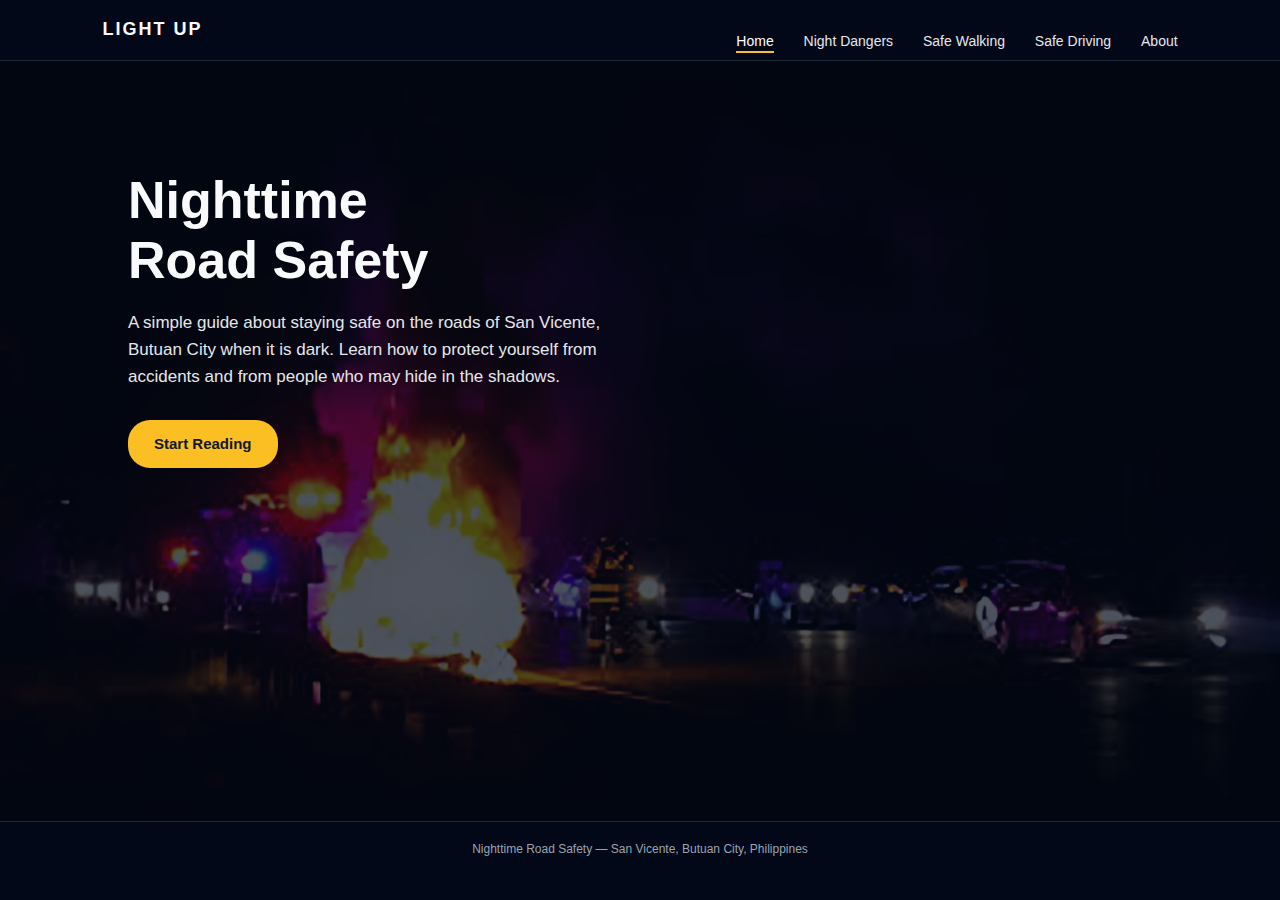
<file: index.html>
<!DOCTYPE html>
<html lang="en">
<head>
    <meta charset="UTF-8">
	<meta name="author1" content="Kush Shekar">
	<meta name="author2" content="Angel Villacencio">
	<meta name="author3" content="Matthew Justine Barredo">
	<meta name="keywords" content="HTML, CSS, JavaScript">
	<meta name="revised" content="05-12-2025">
    <title>Nighttime Road Safety | Home</title>
    <link rel="stylesheet" href="style.css">
</head>
<body>
<header class="site-header">
    <div class="logo">LIGHT UP</div>
    <nav class="main-nav">
        <ul>
            <li><a href="index.html" class="current">Home</a></li>
            <li><a href="topic1.html">Night Dangers</a></li>
            <li><a href="topic2.html">Safe Walking</a></li>
            <li><a href="topic3.html">Safe Driving</a></li>
            <li><a href="about.html">About</a></li>
        </ul>
    </nav>
</header>

<main>
    <section class="hero">
        <div class="hero-text">
            <h1>Nighttime<br>Road Safety</h1>
            <p>
                A simple guide about staying safe on the roads of
                San Vicente, Butuan City when it is dark. Learn how to protect
                yourself from accidents and from people who may hide in the shadows.
            </p>
            <a href="topic1.html" class="button">Start Reading</a>
        </div>
    </section>
</main>

<footer class="site-footer">
    <p>Nighttime Road Safety — San Vicente, Butuan City, Philippines</p>
</footer>
</body>
</html>
</file>
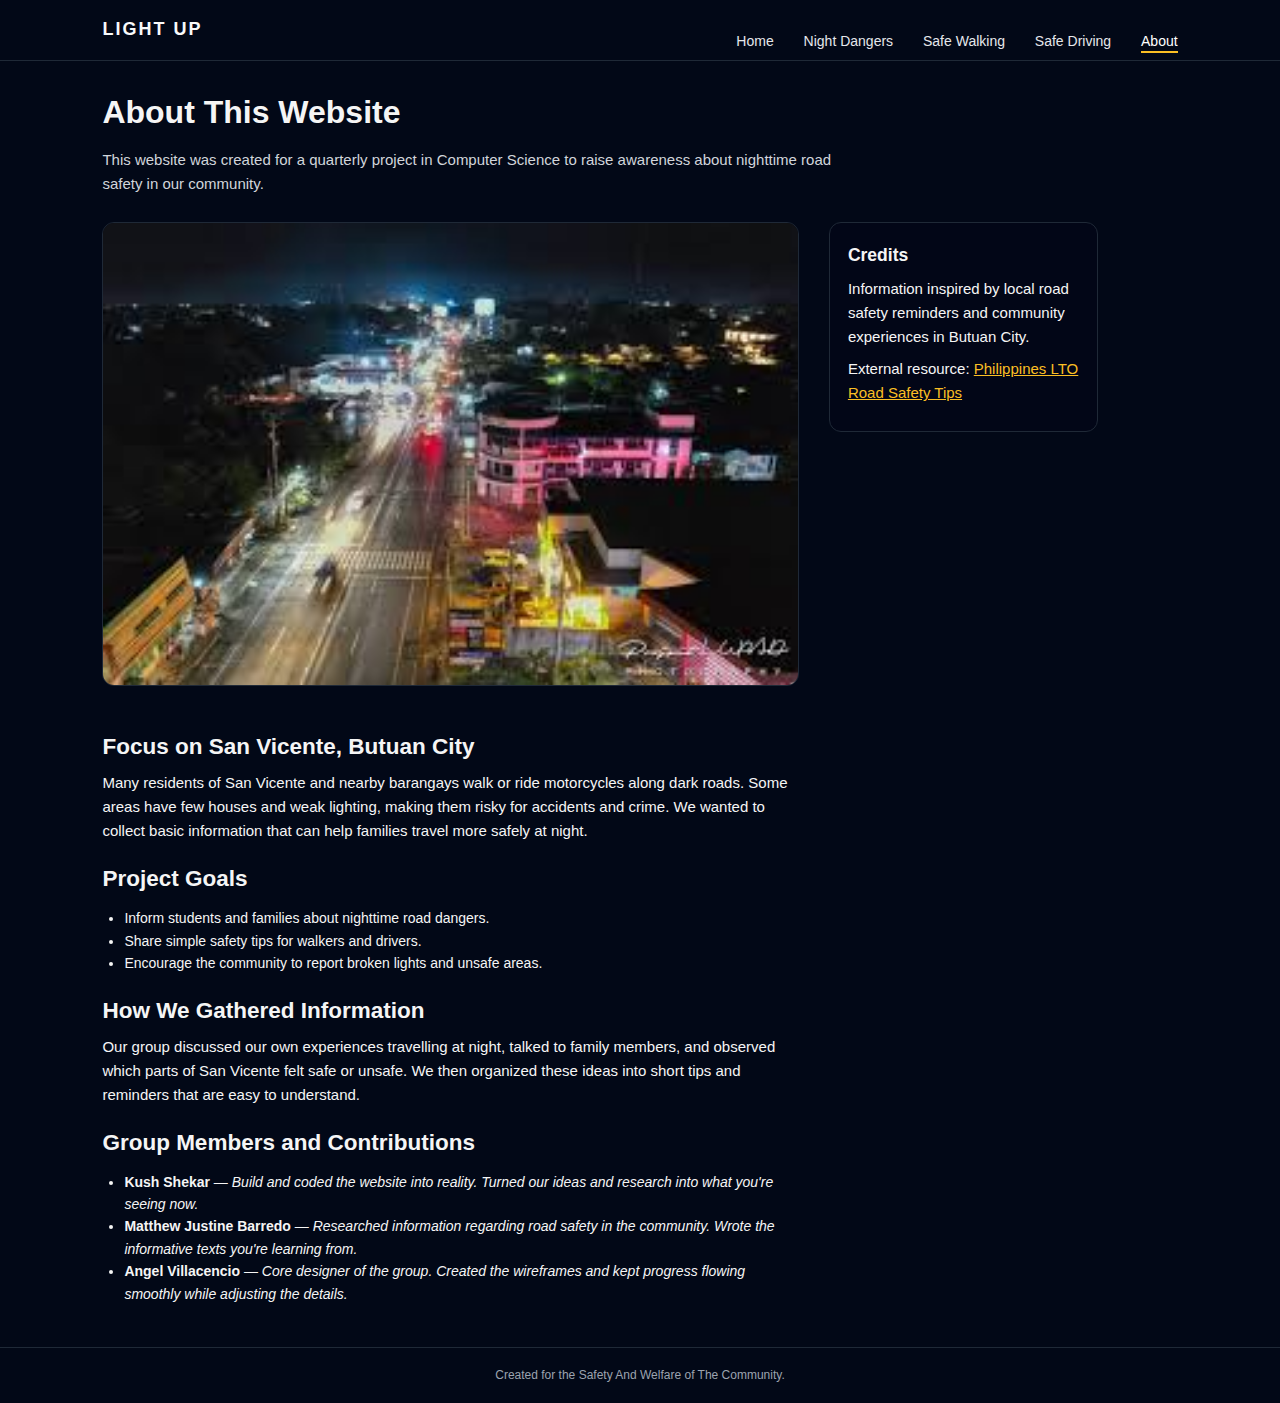
<file: about.html>
<!DOCTYPE html>
<html lang="en">
<head>
    <meta charset="UTF-8">
	<meta name="author1" content="Kush Shekar">
	<meta name="author2" content="Angel Villacencio">
	<meta name="author3" content="Matthew Justine Barredo">
	<meta name="keywords" content="HTML, CSS, JavaScript">
	<meta name="revised" content="05-12-2025">
    <title>Nighttime Road Safety | About</title>
    <link rel="stylesheet" href="style.css">
</head>
<body>
<header class="site-header">
    <div class="logo">LIGHT UP</div>
    <nav class="main-nav">
        <ul>
            <li><a href="index.html">Home</a></li>
            <li><a href="topic1.html">Night Dangers</a></li>
            <li><a href="topic2.html">Safe Walking</a></li>
            <li><a href="topic3.html">Safe Driving</a></li>
            <li><a href="about.html" class="current">About</a></li>
        </ul>
    </nav>
</header>

<main>
    <section class="page-header">
        <h1>About This Website</h1>
        <p>
            This website was created for a quarterly project in Computer Science to raise awareness
            about nighttime road safety in our community.
        </p>
    </section>

    <section class="content-layout">
        <article class="content-main">
            <img src="IMAGES/sanvicente.jpg" alt="Road in San Vicente, Butuan City" class="page-image">

            <h2>Focus on San Vicente, Butuan City</h2>
            <p>
                Many residents of San Vicente and nearby barangays walk or ride
                motorcycles along dark roads. Some areas have few houses and weak
                lighting, making them risky for accidents and crime. We wanted to
                collect basic information that can help families travel more safely
                at night.
            </p>

            <h2>Project Goals</h2>
            <ul>
                <li>Inform students and families about nighttime road dangers.</li>
                <li>Share simple safety tips for walkers and drivers.</li>
                <li>Encourage the community to report broken lights and unsafe areas.</li>
            </ul>

            <h2>How We Gathered Information</h2>
            <p>
                Our group discussed our own experiences travelling at night, talked to
                family members, and observed which parts of San Vicente felt safe or
                unsafe. We then organized these ideas into short tips and reminders
                that are easy to understand.
            </p>

            <h2>Group Members and Contributions</h2>
            <ul>
                <li>
                    <strong>Kush Shekar</strong> —
                    <em>Build and coded the website into reality. Turned our
					ideas and research into what you're seeing now.</em>
                </li>
                <li>
                    <strong>Matthew Justine Barredo</strong> —
                    <em>Researched information regarding road safety in the
					community. Wrote the informative texts you're learning from.</em>
                </li>
                <li>
                    <strong>Angel Villacencio</strong> —
                    <em>Core designer of the group. Created the wireframes and kept 
					progress flowing smoothly while adjusting the details.</em>
                </li>
            </ul>
        </article>

        <aside class="content-side">
            <h3>Credits</h3>
            <p>
                Information inspired by local road safety reminders and
                community experiences in Butuan City.
            </p>
            <p>
                External resource:
                <a href="https://lto.gov.ph" target="_blank">Philippines LTO Road Safety Tips</a>
            </p>
        </aside>
    </section>
</main>

<footer class="site-footer">
    <p>Created for the Safety And Welfare of The Community.</p>
</footer>
</body>
</html>
</file>
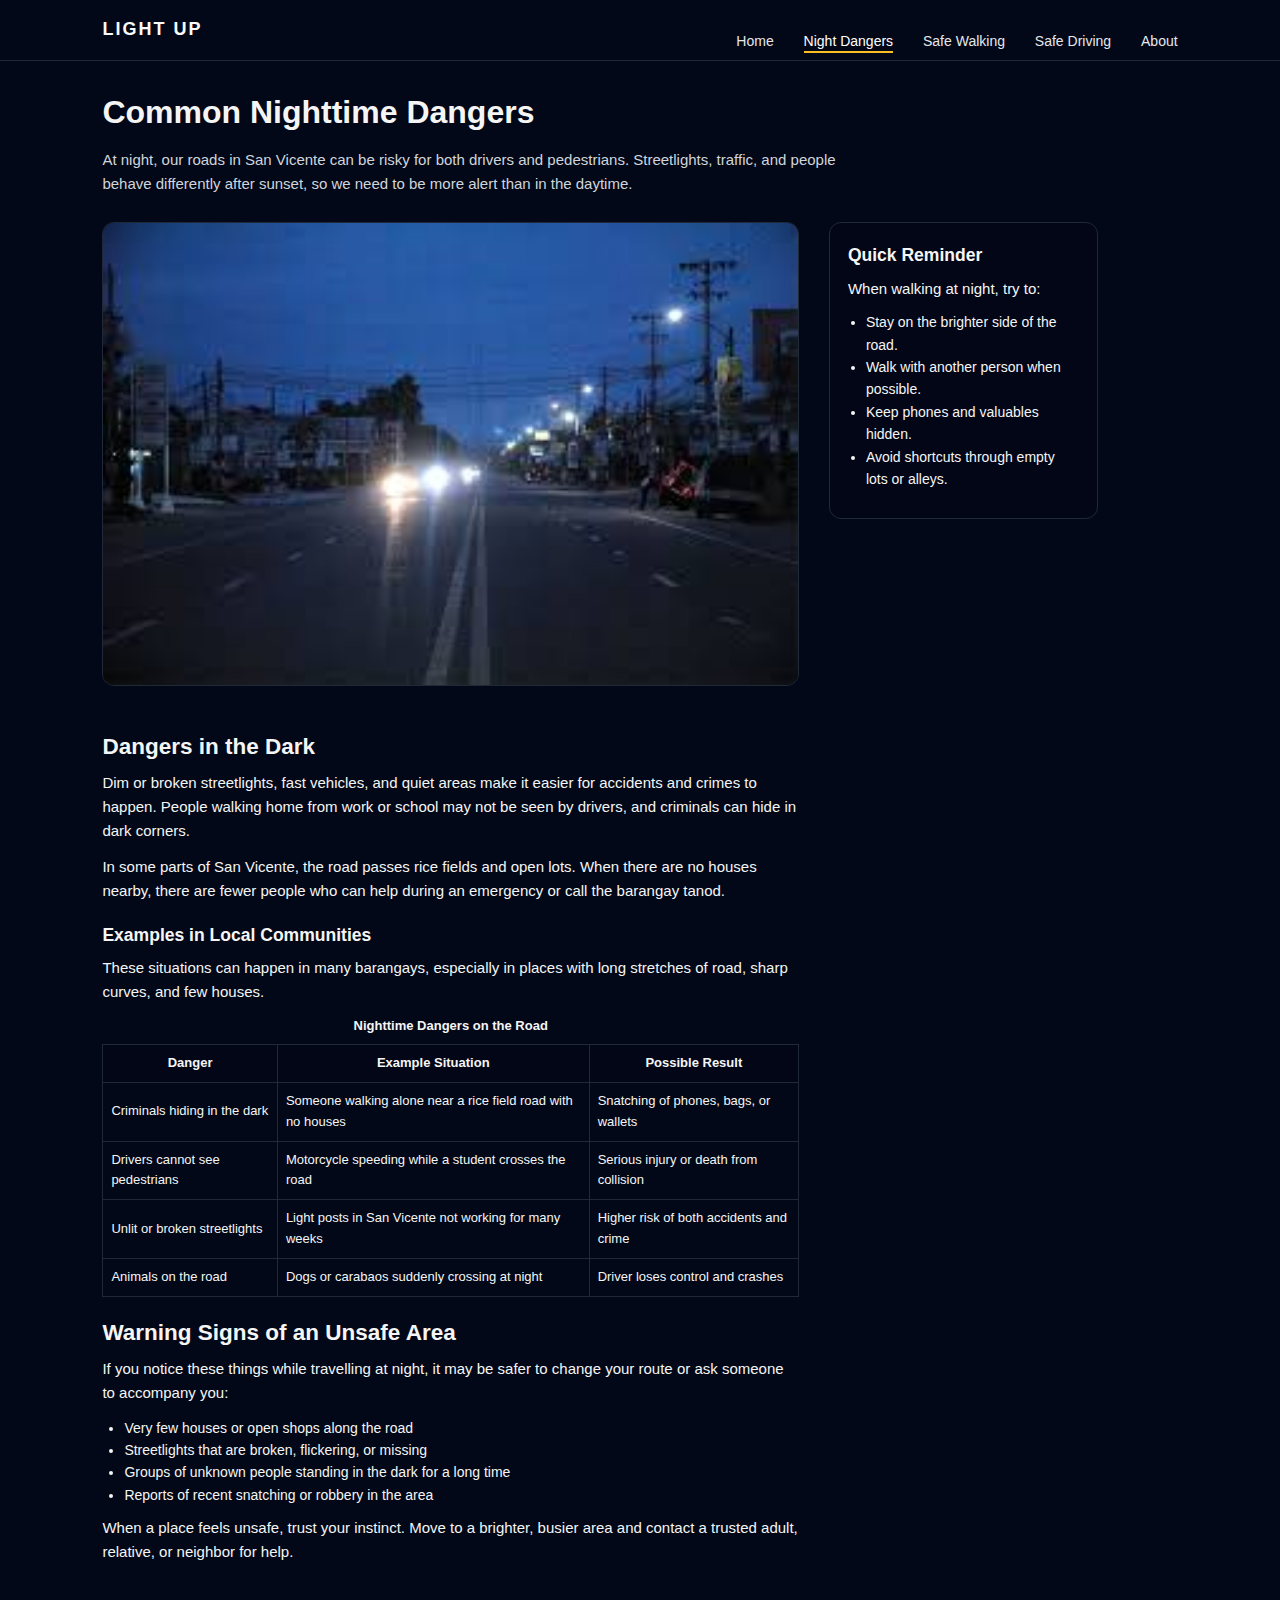
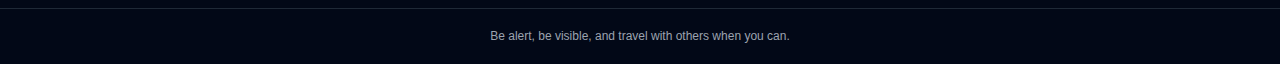
<file: topic1.html>
<!DOCTYPE html>
<html lang="en">
<head>
    <meta charset="UTF-8">
	<meta name="author1" content="Kush Shekar">
	<meta name="author2" content="Angel Villacencio">
	<meta name="author3" content="Matthew Justine Barredo">
	<meta name="keywords" content="HTML, CSS, JavaScript">
	<meta name="revised" content="05-12-2025">
    <title>Nighttime Road Safety | Night Dangers</title>
    <link rel="stylesheet" href="style.css">
</head>
<body>
<header class="site-header">
    <div class="logo">LIGHT UP</div>
    <nav class="main-nav">
        <ul>
            <li><a href="index.html">Home</a></li>
            <li><a href="topic1.html" class="current">Night Dangers</a></li>
            <li><a href="topic2.html">Safe Walking</a></li>
            <li><a href="topic3.html">Safe Driving</a></li>
            <li><a href="about.html">About</a></li>
        </ul>
    </nav>
</header>

<main>
    <section class="page-header">
        <h1>Common Nighttime Dangers</h1>
        <p>
            At night, our roads in San Vicente can be risky for both drivers and pedestrians.
            Streetlights, traffic, and people behave differently after sunset, so we need to be
            more alert than in the daytime.
        </p>
    </section>

    <section class="content-layout">
        <article class="content-main">
            <img src="IMAGES/darkroad.jpg" alt="Dimly lit road in San Vicente at night" class="page-image">

            <h2>Dangers in the Dark</h2>
            <p>
                Dim or broken streetlights, fast vehicles, and quiet areas make it easier
                for accidents and crimes to happen. People walking home from work or
                school may not be seen by drivers, and criminals can hide in dark corners.
            </p>

            <p>
                In some parts of San Vicente, the road passes rice fields and open lots.
                When there are no houses nearby, there are fewer people who can help
                during an emergency or call the barangay tanod.
            </p>

            <h3>Examples in Local Communities</h3>
            <p>
                These situations can happen in many barangays, especially in places with
                long stretches of road, sharp curves, and few houses.
            </p>

            <table class="info-table">
                <caption>Nighttime Dangers on the Road</caption>
                <tr>
                    <th>Danger</th>
                    <th>Example Situation</th>
                    <th>Possible Result</th>
                </tr>
                <tr>
                    <td>Criminals hiding in the dark</td>
                    <td>Someone walking alone near a rice field road with no houses</td>
                    <td>Snatching of phones, bags, or wallets</td>
                </tr>
                <tr>
                    <td>Drivers cannot see pedestrians</td>
                    <td>Motorcycle speeding while a student crosses the road</td>
                    <td>Serious injury or death from collision</td>
                </tr>
                <tr>
                    <td>Unlit or broken streetlights</td>
                    <td>Light posts in San Vicente not working for many weeks</td>
                    <td>Higher risk of both accidents and crime</td>
                </tr>
                <tr>
                    <td>Animals on the road</td>
                    <td>Dogs or carabaos suddenly crossing at night</td>
                    <td>Driver loses control and crashes</td>
                </tr>
            </table>

            <h2>Warning Signs of an Unsafe Area</h2>
            <p>
                If you notice these things while travelling at night, it may be safer to
                change your route or ask someone to accompany you:
            </p>
            <ul>
                <li>Very few houses or open shops along the road</li>
                <li>Streetlights that are broken, flickering, or missing</li>
                <li>Groups of unknown people standing in the dark for a long time</li>
                <li>Reports of recent snatching or robbery in the area</li>
            </ul>

            <p>
                When a place feels unsafe, trust your instinct. Move to a brighter,
                busier area and contact a trusted adult, relative, or neighbor for help.
            </p>
        </article>

        <aside class="content-side">
            <h3>Quick Reminder</h3>
            <p>When walking at night, try to:</p>
            <ul>
                <li>Stay on the brighter side of the road.</li>
                <li>Walk with another person when possible.</li>
                <li>Keep phones and valuables hidden.</li>
                <li>Avoid shortcuts through empty lots or alleys.</li>
            </ul>
        </aside>
    </section>
</main>

<footer class="site-footer">
    <p>Be alert, be visible, and travel with others when you can.</p>
</footer>
</body>
</html>
</file>
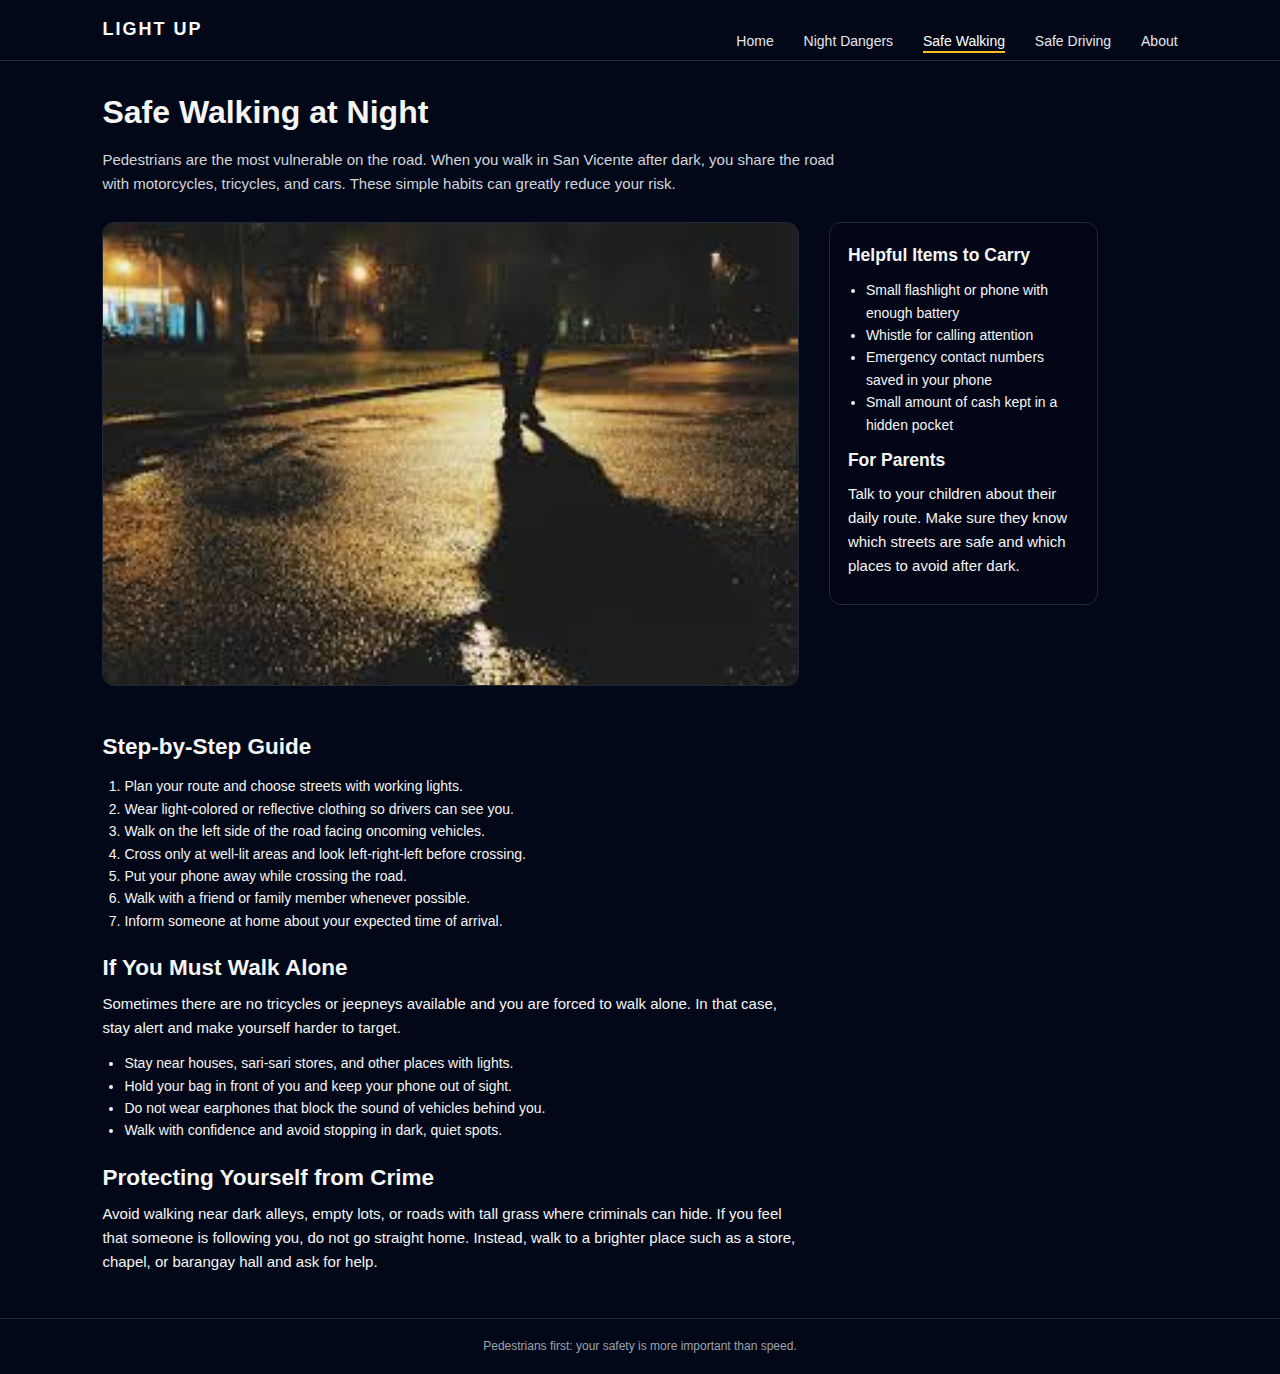
<file: topic2.html>
<!DOCTYPE html>
<html lang="en">
<head>
    <meta charset="UTF-8">
	<meta name="author1" content="Kush Shekar">
	<meta name="author2" content="Angel Villacencio">
	<meta name="author3" content="Matthew Justine Barredo">
	<meta name="keywords" content="HTML, CSS, JavaScript">
	<meta name="revised" content="05-12-2025">
    <title>Nighttime Road Safety | Safe Walking</title>
    <link rel="stylesheet" href="style.css">
</head>
<body>
<header class="site-header">
    <div class="logo">LIGHT UP</div>
    <nav class="main-nav">
        <ul>
            <li><a href="index.html">Home</a></li>
            <li><a href="topic1.html">Night Dangers</a></li>
            <li><a href="topic2.html" class="current">Safe Walking</a></li>
            <li><a href="topic3.html">Safe Driving</a></li>
            <li><a href="about.html">About</a></li>
        </ul>
    </nav>
</header>

<main>
    <section class="page-header">
        <h1>Safe Walking at Night</h1>
        <p>
            Pedestrians are the most vulnerable on the road. When you walk in San Vicente
            after dark, you share the road with motorcycles, tricycles, and cars. These
            simple habits can greatly reduce your risk.
        </p>
    </section>

    <section class="content-layout">
        <article class="content-main">
            <img src="IMAGES/walking.jpg" alt="Person walking along a road at night" class="page-image">

            <h2>Step-by-Step Guide</h2>
            <ol>
                <li>Plan your route and choose streets with working lights.</li>
                <li>Wear light-colored or reflective clothing so drivers can see you.</li>
                <li>Walk on the left side of the road facing oncoming vehicles.</li>
                <li>Cross only at well-lit areas and look left-right-left before crossing.</li>
                <li>Put your phone away while crossing the road.</li>
                <li>Walk with a friend or family member whenever possible.</li>
                <li>Inform someone at home about your expected time of arrival.</li>
            </ol>

            <h2>If You Must Walk Alone</h2>
            <p>
                Sometimes there are no tricycles or jeepneys available and you are forced
                to walk alone. In that case, stay alert and make yourself harder to target.
            </p>
            <ul>
                <li>Stay near houses, sari-sari stores, and other places with lights.</li>
                <li>Hold your bag in front of you and keep your phone out of sight.</li>
                <li>Do not wear earphones that block the sound of vehicles behind you.</li>
                <li>Walk with confidence and avoid stopping in dark, quiet spots.</li>
            </ul>

            <h2>Protecting Yourself from Crime</h2>
            <p>
                Avoid walking near dark alleys, empty lots, or roads with tall grass where
                criminals can hide. If you feel that someone is following you, do not go
                straight home. Instead, walk to a brighter place such as a store, chapel,
                or barangay hall and ask for help.
            </p>
        </article>

        <aside class="content-side">
            <h3>Helpful Items to Carry</h3>
            <ul>
                <li>Small flashlight or phone with enough battery</li>
                <li>Whistle for calling attention</li>
                <li>Emergency contact numbers saved in your phone</li>
                <li>Small amount of cash kept in a hidden pocket</li>
            </ul>

            <h3>For Parents</h3>
            <p>
                Talk to your children about their daily route. Make sure they know which
                streets are safe and which places to avoid after dark.
            </p>
        </aside>
    </section>
</main>

<footer class="site-footer">
    <p>Pedestrians first: your safety is more important than speed.</p>
</footer>
</body>
</html>
</file>
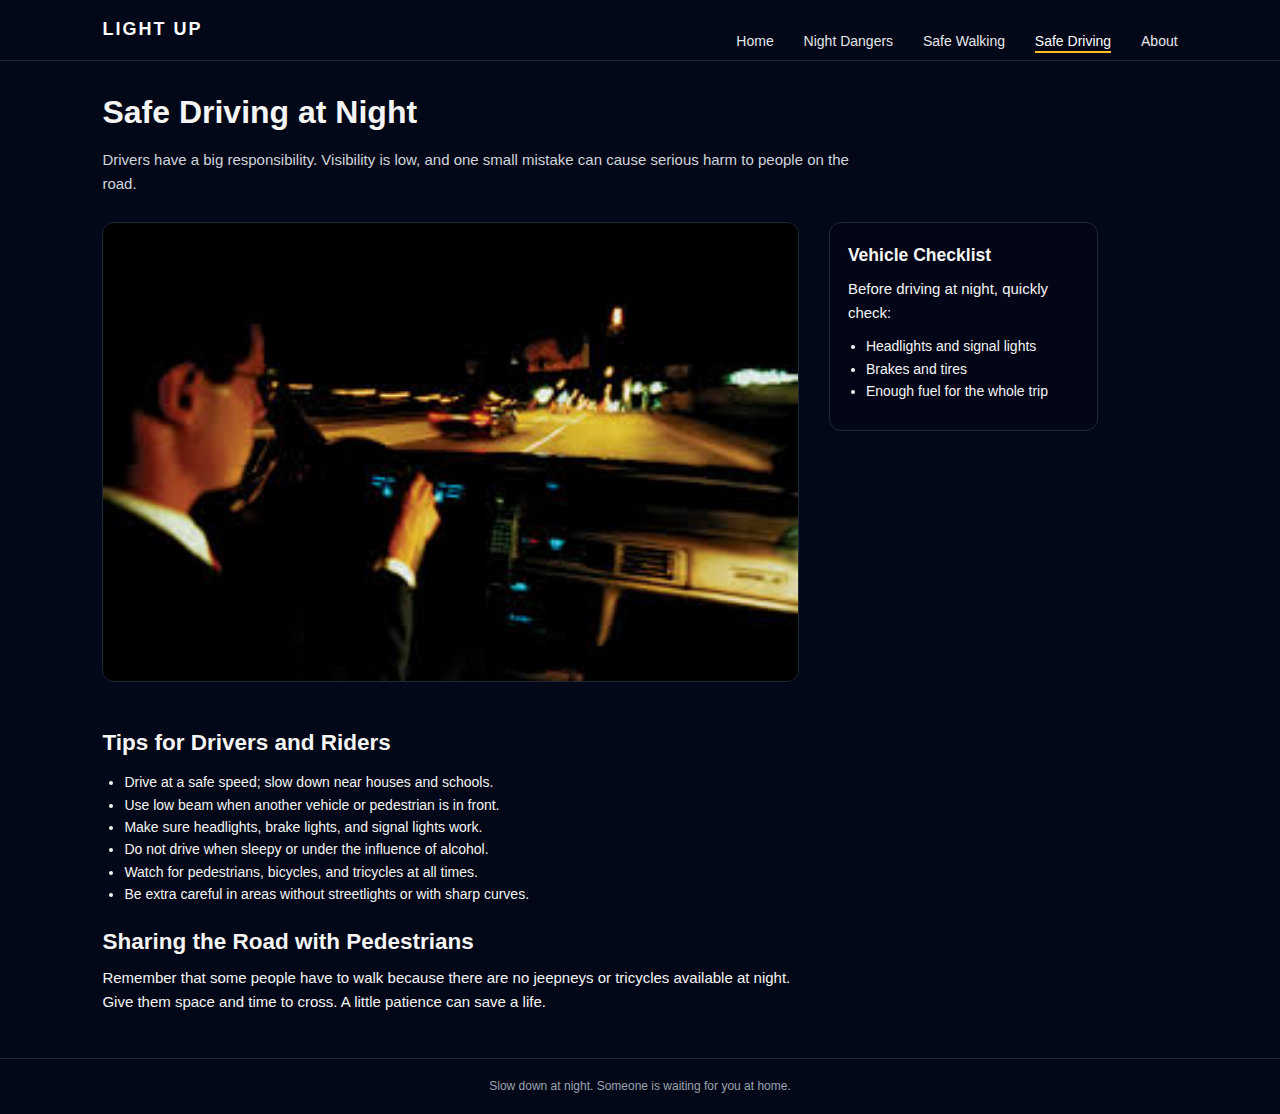
<file: topic3.html>
<!DOCTYPE html>
<html lang="en">
<head>
    <meta charset="UTF-8">
	<meta name="author1" content="Kush Shekar">
	<meta name="author2" content="Angel Villacencio">
	<meta name="author3" content="Matthew Justine Barredo">
	<meta name="keywords" content="HTML, CSS, JavaScript">
	<meta name="revised" content="05-12-2025">
    <title>Nighttime Road Safety | Safe Driving</title>
    <link rel="stylesheet" href="style.css">
</head>
<body>
<header class="site-header">
    <div class="logo">LIGHT UP</div>
    <nav class="main-nav">
        <ul>
            <li><a href="index.html">Home</a></li>
            <li><a href="topic1.html">Night Dangers</a></li>
            <li><a href="topic2.html">Safe Walking</a></li>
            <li><a href="topic3.html" class="current">Safe Driving</a></li>
            <li><a href="about.html">About</a></li>
        </ul>
    </nav>
</header>

<main>
    <section class="page-header">
        <h1>Safe Driving at Night</h1>
        <p>
            Drivers have a big responsibility. Visibility is low, and one small
            mistake can cause serious harm to people on the road.
        </p>
    </section>

    <section class="content-layout">
        <article class="content-main">
            <img src="IMAGES/driving.jpg" alt="Driver looking at the road at night" class="page-image">

            <h2>Tips for Drivers and Riders</h2>
            <ul>
                <li>Drive at a safe speed; slow down near houses and schools.</li>
                <li>Use low beam when another vehicle or pedestrian is in front.</li>
                <li>Make sure headlights, brake lights, and signal lights work.</li>
                <li>Do not drive when sleepy or under the influence of alcohol.</li>
                <li>Watch for pedestrians, bicycles, and tricycles at all times.</li>
                <li>Be extra careful in areas without streetlights or with sharp curves.</li>
            </ul>

            <h2>Sharing the Road with Pedestrians</h2>
            <p>
                Remember that some people have to walk because there are no jeepneys
                or tricycles available at night. Give them space and time to cross.
                A little patience can save a life.
            </p>
        </article>

        <aside class="content-side">
            <h3>Vehicle Checklist</h3>
            <p>Before driving at night, quickly check:</p>
            <ul>
                <li>Headlights and signal lights</li>
                <li>Brakes and tires</li>
                <li>Enough fuel for the whole trip</li>
            </ul>
        </aside>
    </section>
</main>

<footer class="site-footer">
    <p>Slow down at night. Someone is waiting for you at home.</p>
</footer>
</body>
</html>
</file>
<file: style.css>
* {
    margin: 0;
    padding: 0;
    box-sizing: border-box;
}

body {
    font-family: Arial, Helvetica, sans-serif;
    background-color: #020817;
    color: #f5f5f5;
    line-height: 1.6;
    font-size: 15px;
}

header,
main,
footer,
section,
article,
aside {
    display: block;
}

.site-header {
    background-color: #020817;
    padding: 18px 8%;
    border-bottom: 1px solid #1f2937;
}

.logo {
    font-weight: bold;
    letter-spacing: 2px;
    display: inline-block;
    color: #f9fafb;
    font-size: 18px;
    line-height: 1;
}

.main-nav {
    display: inline-block;
    float: right;
    margin-top: 2px;
}

.main-nav ul {
    list-style: none;
}

.main-nav li {
    display: inline-block;
    margin-left: 26px;
}

.main-nav a {
    text-decoration: none;
    color: #e5e7eb;
    font-size: 14px;
}

.main-nav a:hover,
.main-nav a.current {
    color: #ffffff;
    border-bottom: 2px solid #fbbf24;
    padding-bottom: 2px;
}

.hero {
    position: relative;
    padding: 110px 10% 80px 10%;
    min-height: calc(100vh - 140px);
    background-image: url("IMAGES/background.png");
    background-repeat: no-repeat;
    background-size: cover;
    background-position: center;
    color: #f9fafb;
}

.hero::before {
    content: "";
    position: absolute;
    left: 0;
    top: 0;
    right: 0;
    bottom: 0;
    background: rgba(2, 8, 23, 0.7);
}

.hero-text {
    position: relative;
    max-width: 520px;
}

.hero h1 {
    font-size: 52px;
    line-height: 1.15;
    margin-bottom: 18px;
    font-weight: 700;
}

.hero p {
    font-size: 17px;
    margin-bottom: 30px;
    color: #e5e7eb;
}

.button {
    display: inline-block;
    padding: 12px 26px;
    background-color: #fbbf24;
    color: #111827;
    border-radius: 22px;
    text-decoration: none;
    font-size: 15px;
    font-weight: 600;
}

.button:hover {
    background-color: #facc15;
}

.page-header {
    padding: 26px 8% 14px 8%;
    max-width: 1200px;
}

.page-header h1 {
    font-size: 32px;
    margin-bottom: 10px;
}

.page-header p {
    font-size: 15px;
    color: #d1d5db;
    max-width: 760px;
}

.content-layout {
    padding: 8px 8% 32px 8%;
    max-width: 1200px;
}

.content-layout::after {
    content: "";
    display: block;
    clear: both;
}

.content-main {
    float: left;
    width: 70%;
    margin-right: 3%;
    margin-top: 4px;
}

.content-side {
    float: left;
    width: 27%;
    margin-top: 4px;
    background-color: #020617;
    border: 1px solid #1f2937;
    border-radius: 12px;
    padding: 18px;
}

.content-main h2,
.content-main h3 {
    margin-top: 18px;
    margin-bottom: 6px;
}

.content-main p {
    margin-bottom: 12px;
}

.content-side h3 {
    margin-bottom: 8px;
}

.content-side p {
    margin-bottom: 8px;
}

.page-image {
    width: 100%;
    max-width: 100%;
    border-radius: 12px;
    border: 1px solid #1f2937;
    margin-bottom: 18px;
}

.info-table {
    width: 100%;
    border-collapse: collapse;
    margin-top: 12px;
    font-size: 13px;
}

.info-table caption {
    margin-bottom: 8px;
    font-weight: bold;
}

.info-table th,
.info-table td {
    border: 1px solid #1f2937;
    padding: 8px;
}

.info-table th {
    background-color: #020617;
}

ol,
ul {
    margin: 10px 0 10px 22px;
    font-size: 14px;
}

.content-side ul {
    margin-left: 18px;
}

.site-footer {
    border-top: 1px solid #1f2937;
    padding: 18px 8%;
    text-align: center;
    font-size: 12px;
    color: #9ca3af;
    background-color: #020817;
    clear: both;
}

a {
    color: #fbbf24;
}

a:hover {
    color: #fde68a;
}
</file>
